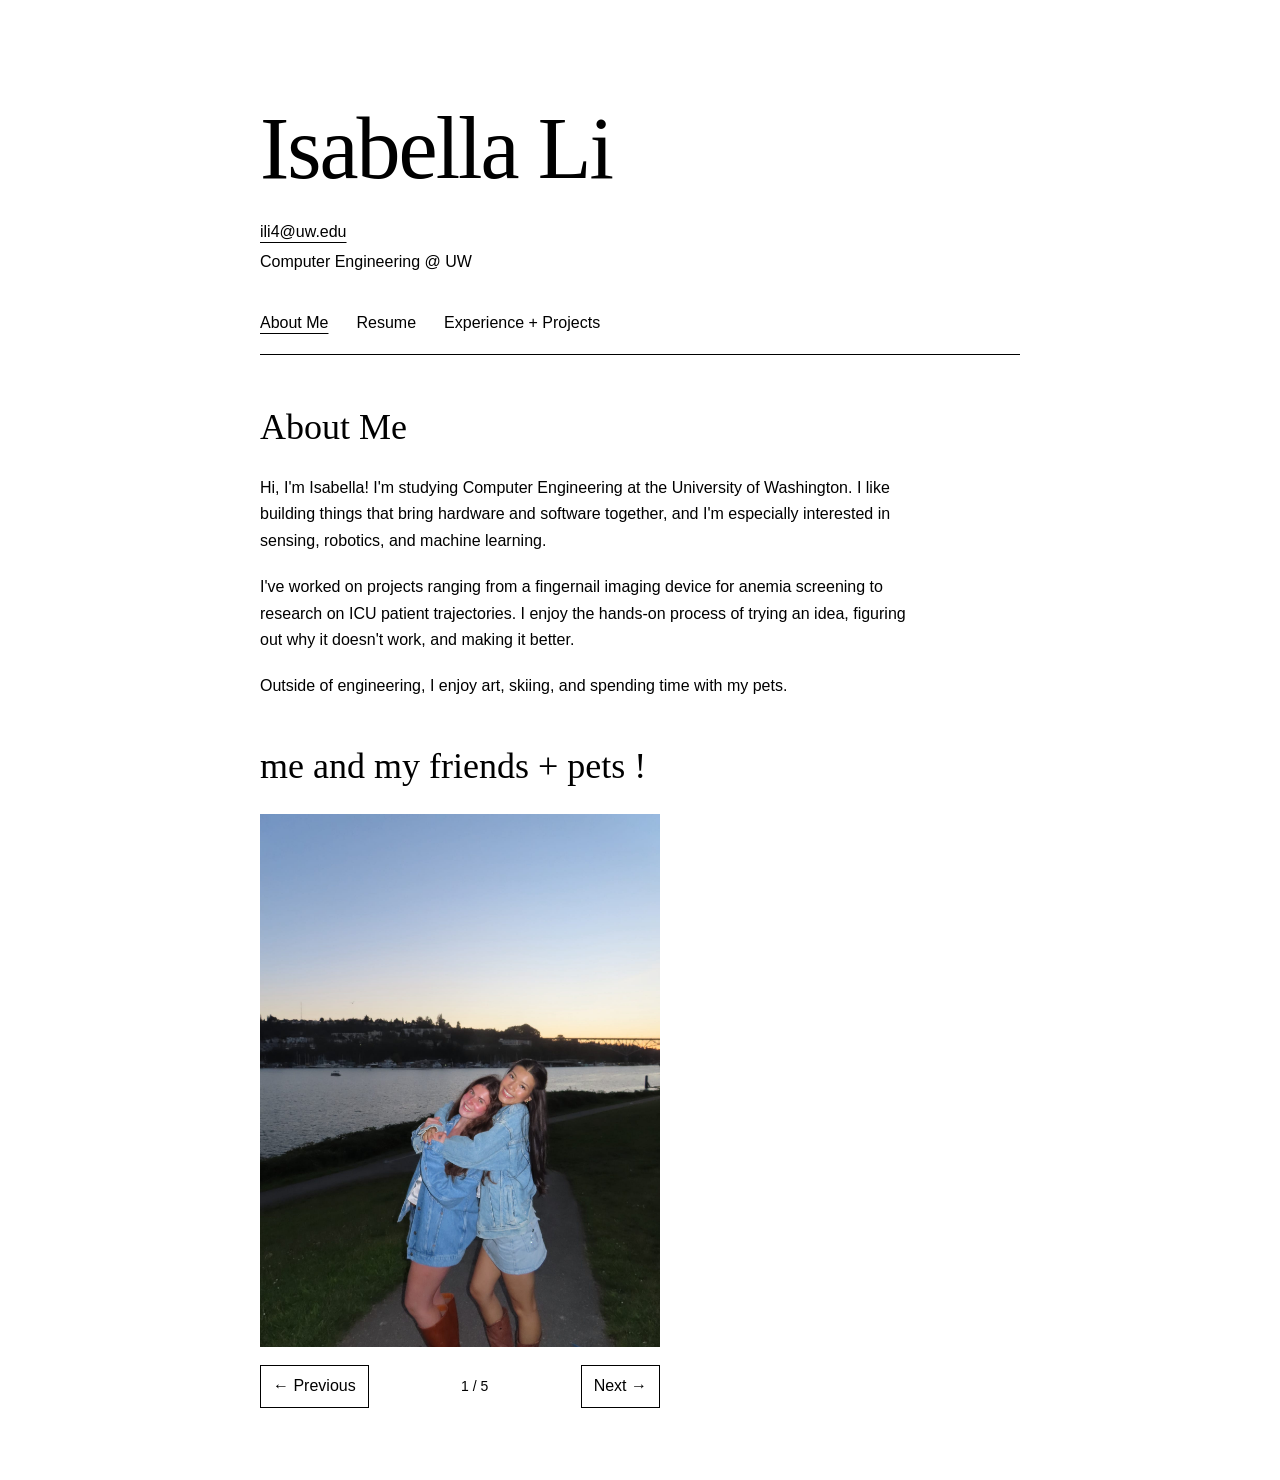
<file: index.html>
<!doctype html>
<html lang="en"><head><meta charset="utf-8"><meta name="viewport" content="width=device-width, initial-scale=1"><title>About Me — Isabella Li</title><meta name="description" content="Isabella Li, Computer Engineering at the University of Washington. Experience, projects, resume, and a little about me."><link rel="stylesheet" href="styles.css"><link rel="icon" href="data:image/svg+xml,%3Csvg xmlns='http://www.w3.org/2000/svg' viewBox='0 0 32 32'%3E%3Crect width='32' height='32' fill='white'/%3E%3Ctext x='5' y='25' font-family='Times New Roman' font-size='25'%3EIL%3C/text%3E%3C/svg%3E"></head>
<body><a class="skip" href="#main">Skip to content</a><div class="wrap"><header><h1><a href="index.html">Isabella Li</a></h1><p><a href="mailto:ili4@uw.edu">ili4@uw.edu</a></p><p>Computer Engineering @ UW</p></header><nav aria-label="Main navigation"><a href="index.html" aria-current="page">About Me</a><a href="resume.html">Resume</a><a href="experience.html">Experience + Projects</a></nav><main id="main"><h2>About Me</h2><p>Hi, I'm Isabella! I'm studying Computer Engineering at the University of Washington. I like building things that bring hardware and software together, and I'm especially interested in sensing, robotics, and machine learning.</p><p>I've worked on projects ranging from a fingernail imaging device for anemia screening to research on ICU patient trajectories. I enjoy the hands-on process of trying an idea, figuring out why it doesn't work, and making it better.</p><p>Outside of engineering, I enjoy art, skiing, and spending time with my pets.</p><section class="group" aria-labelledby="gallery-title"><h2 id="gallery-title">me and my friends + pets !</h2><div id="photo-gallery" role="region" aria-roledescription="carousel" aria-label="Friends and pets" tabindex="0"><figure><img id="gallery-photo" src="photo-1.png" alt="Two friends hugging by the water at sunset." ></figure><div class="controls gallery-controls"><button data-prev aria-label="Previous photo">← Previous</button><output aria-live="polite">1 / 5</output><button data-next aria-label="Next photo">Next →</button></div></div></section></main></div><script src="gallery.js"></script></body></html>
</file>
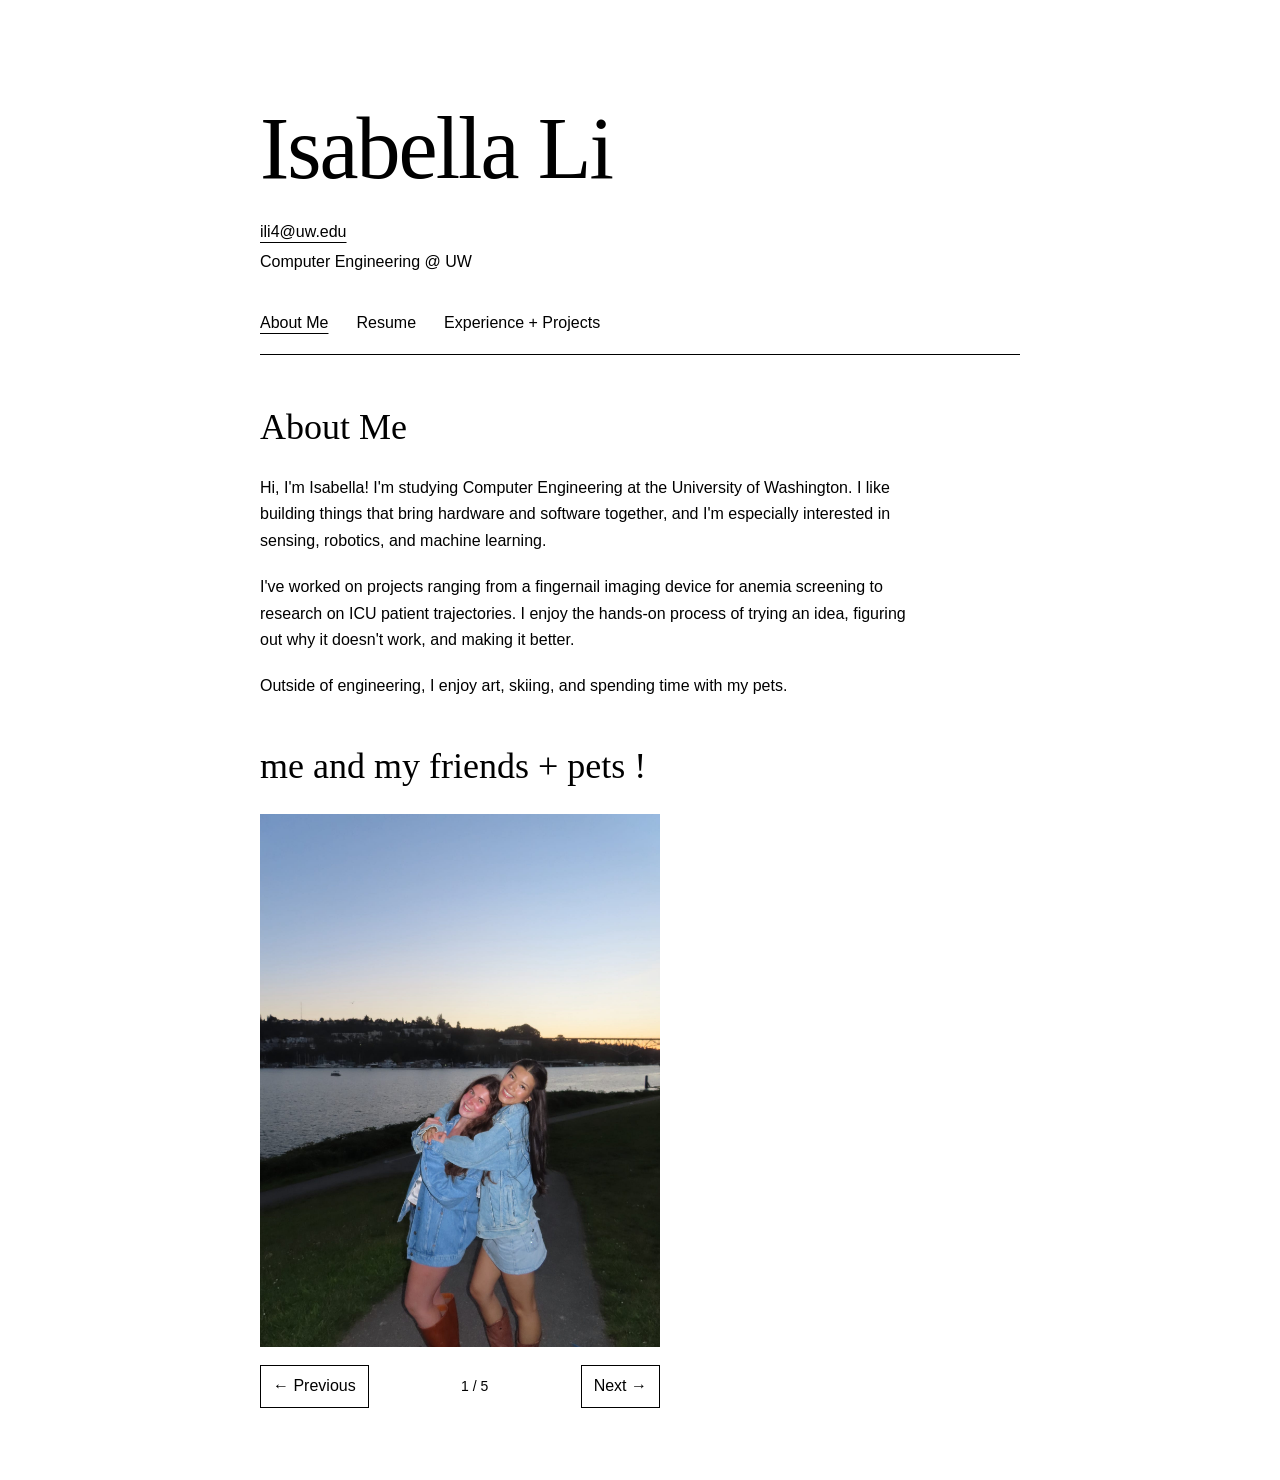
<file: about.html>
<!doctype html>
<html lang="en"><head><meta charset="utf-8"><meta name="viewport" content="width=device-width, initial-scale=1"><link rel="canonical" href="https://izzyl234.github.io/"><title>About Me — Isabella Li</title><meta name="description" content="Isabella Li, Computer Engineering at the University of Washington. Experience, projects, resume, and a little about me."><link rel="stylesheet" href="styles.css"><link rel="icon" href="data:image/svg+xml,%3Csvg xmlns='http://www.w3.org/2000/svg' viewBox='0 0 32 32'%3E%3Crect width='32' height='32' fill='white'/%3E%3Ctext x='5' y='25' font-family='Times New Roman' font-size='25'%3EIL%3C/text%3E%3C/svg%3E"></head>
<body><a class="skip" href="#main">Skip to content</a><div class="wrap"><header><h1><a href="index.html">Isabella Li</a></h1><p><a href="mailto:ili4@uw.edu">ili4@uw.edu</a></p><p>Computer Engineering @ UW</p></header><nav aria-label="Main navigation"><a href="index.html" aria-current="page">About Me</a><a href="resume.html">Resume</a><a href="experience.html">Experience + Projects</a></nav><main id="main"><h2>About Me</h2><p>Hi, I'm Isabella! I'm studying Computer Engineering at the University of Washington. I like building things that bring hardware and software together, and I'm especially interested in sensing, robotics, and machine learning.</p><p>I've worked on projects ranging from a fingernail imaging device for anemia screening to research on ICU patient trajectories. I enjoy the hands-on process of trying an idea, figuring out why it doesn't work, and making it better.</p><p>Outside of engineering, I enjoy art, skiing, and spending time with my pets.</p><section class="group" aria-labelledby="gallery-title"><h2 id="gallery-title">me and my friends + pets !</h2><div id="photo-gallery" role="region" aria-roledescription="carousel" aria-label="Friends and pets" tabindex="0"><figure><img id="gallery-photo" src="photo-1.png" alt="Two friends hugging by the water at sunset." ></figure><div class="controls gallery-controls"><button data-prev aria-label="Previous photo">← Previous</button><output aria-live="polite">1 / 5</output><button data-next aria-label="Next photo">Next →</button></div></div></section></main></div><script src="gallery.js"></script></body></html>
</file>
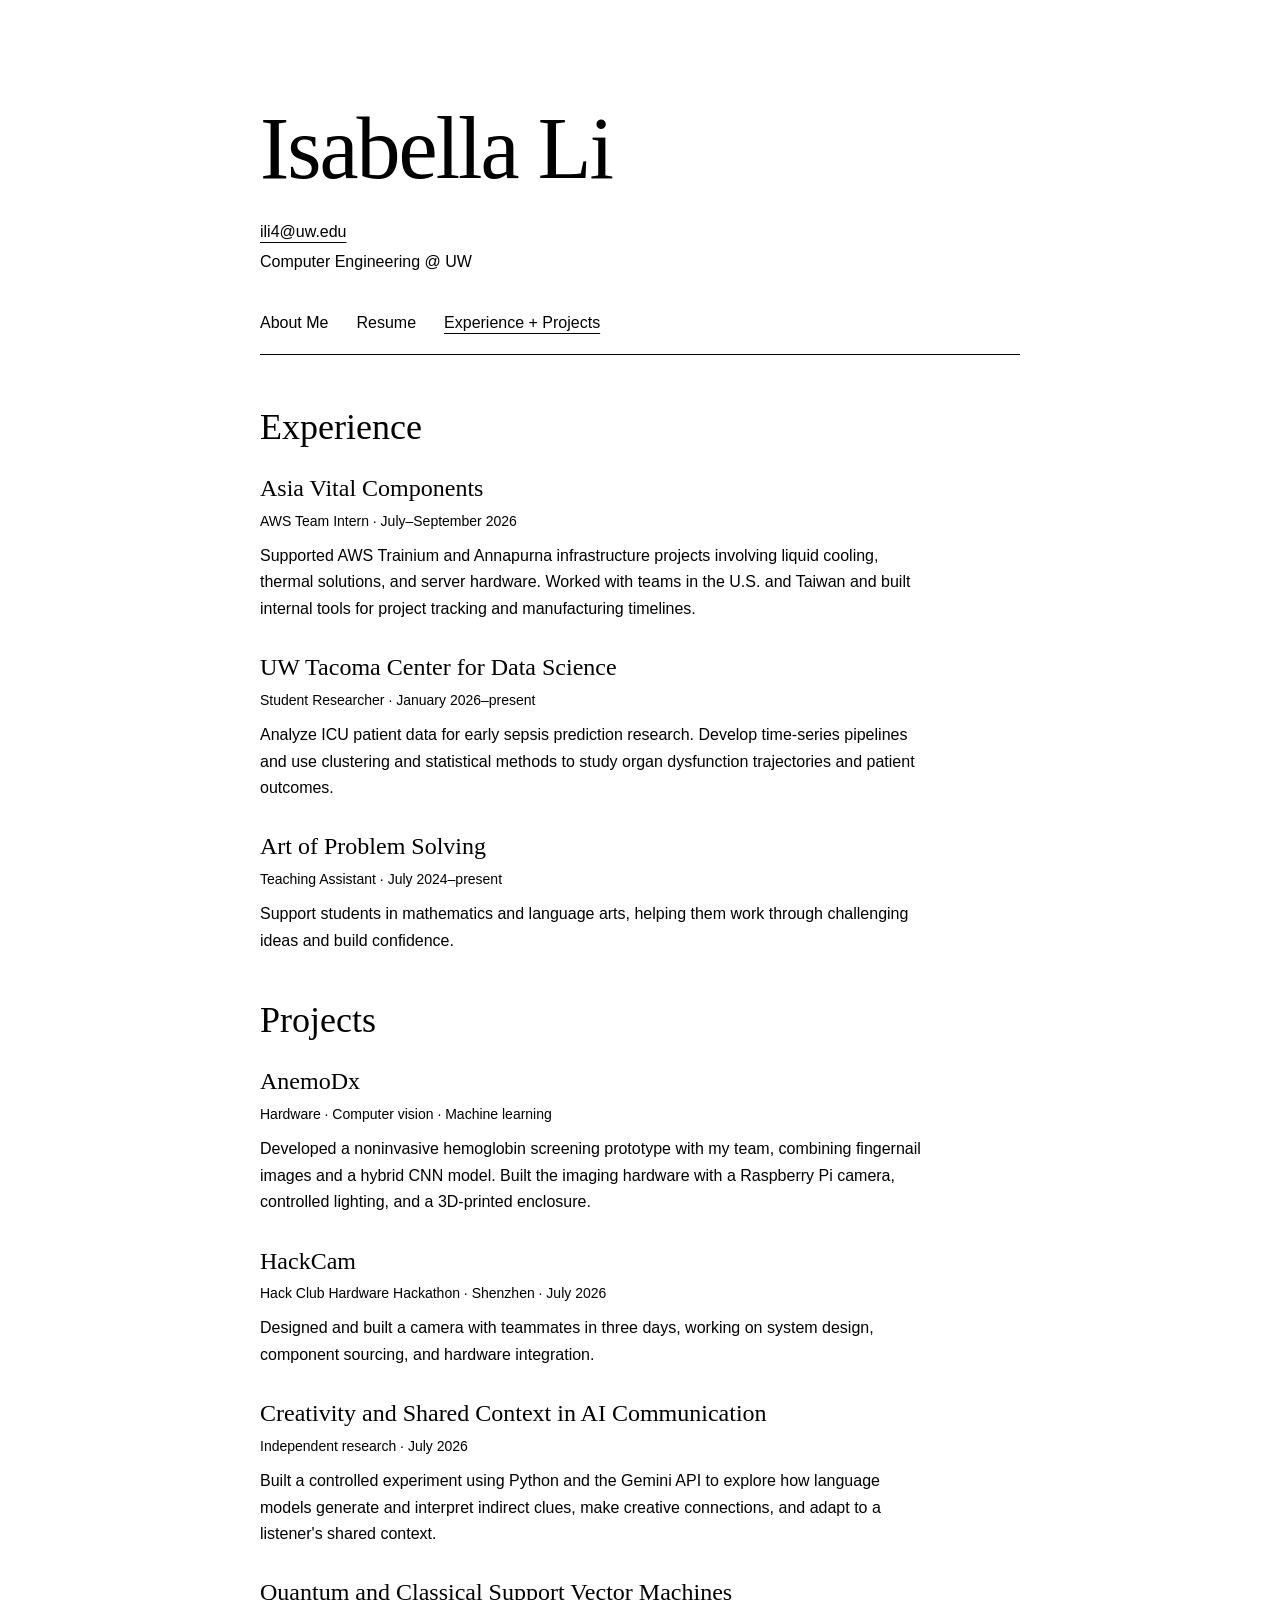
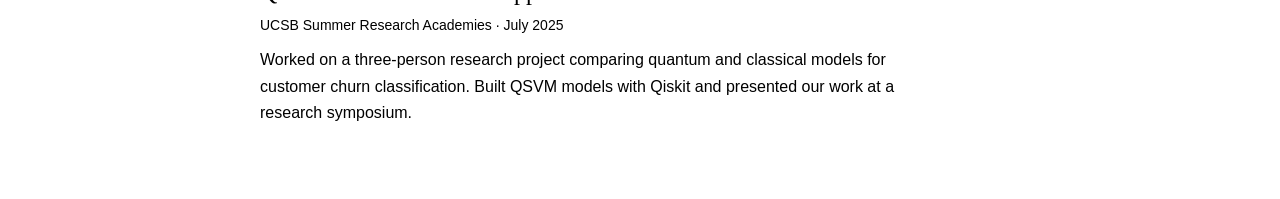
<file: experience.html>
<!doctype html>
<html lang="en"><head><meta charset="utf-8"><meta name="viewport" content="width=device-width, initial-scale=1"><title>Experience + Projects — Isabella Li</title><meta name="description" content="Isabella Li, Computer Engineering at the University of Washington. Experience, projects, resume, and a little about me."><link rel="stylesheet" href="styles.css"><link rel="icon" href="data:image/svg+xml,%3Csvg xmlns='http://www.w3.org/2000/svg' viewBox='0 0 32 32'%3E%3Crect width='32' height='32' fill='white'/%3E%3Ctext x='5' y='25' font-family='Times New Roman' font-size='25'%3EIL%3C/text%3E%3C/svg%3E"></head>
<body><a class="skip" href="#main">Skip to content</a><div class="wrap"><header><h1><a href="index.html">Isabella Li</a></h1><p><a href="mailto:ili4@uw.edu">ili4@uw.edu</a></p><p>Computer Engineering @ UW</p></header><nav aria-label="Main navigation"><a href="index.html">About Me</a><a href="resume.html">Resume</a><a href="experience.html" aria-current="page">Experience + Projects</a></nav><main id="main"><h2>Experience</h2>
<article><h3>Asia Vital Components</h3><p class="meta">AWS Team Intern · July–September 2026</p><p>Supported AWS Trainium and Annapurna infrastructure projects involving liquid cooling, thermal solutions, and server hardware. Worked with teams in the U.S. and Taiwan and built internal tools for project tracking and manufacturing timelines.</p></article>
<article><h3>UW Tacoma Center for Data Science</h3><p class="meta">Student Researcher · January 2026–present</p><p>Analyze ICU patient data for early sepsis prediction research. Develop time-series pipelines and use clustering and statistical methods to study organ dysfunction trajectories and patient outcomes.</p></article>
<article><h3>Art of Problem Solving</h3><p class="meta">Teaching Assistant · July 2024–present</p><p>Support students in mathematics and language arts, helping them work through challenging ideas and build confidence.</p></article>
<h2 class="group">Projects</h2>
<article><h3>AnemoDx</h3><p class="meta">Hardware · Computer vision · Machine learning</p><p>Developed a noninvasive hemoglobin screening prototype with my team, combining fingernail images and a hybrid CNN model. Built the imaging hardware with a Raspberry Pi camera, controlled lighting, and a 3D-printed enclosure.</p></article>
<article><h3>HackCam</h3><p class="meta">Hack Club Hardware Hackathon · Shenzhen · July 2026</p><p>Designed and built a camera with teammates in three days, working on system design, component sourcing, and hardware integration.</p></article>
<article><h3>Creativity and Shared Context in AI Communication</h3><p class="meta">Independent research · July 2026</p><p>Built a controlled experiment using Python and the Gemini API to explore how language models generate and interpret indirect clues, make creative connections, and adapt to a listener's shared context.</p></article>
<article><h3>Quantum and Classical Support Vector Machines</h3><p class="meta">UCSB Summer Research Academies · July 2025</p><p>Worked on a three-person research project comparing quantum and classical models for customer churn classification. Built QSVM models with Qiskit and presented our work at a research symposium.</p></article></main></div></body></html>
</file>
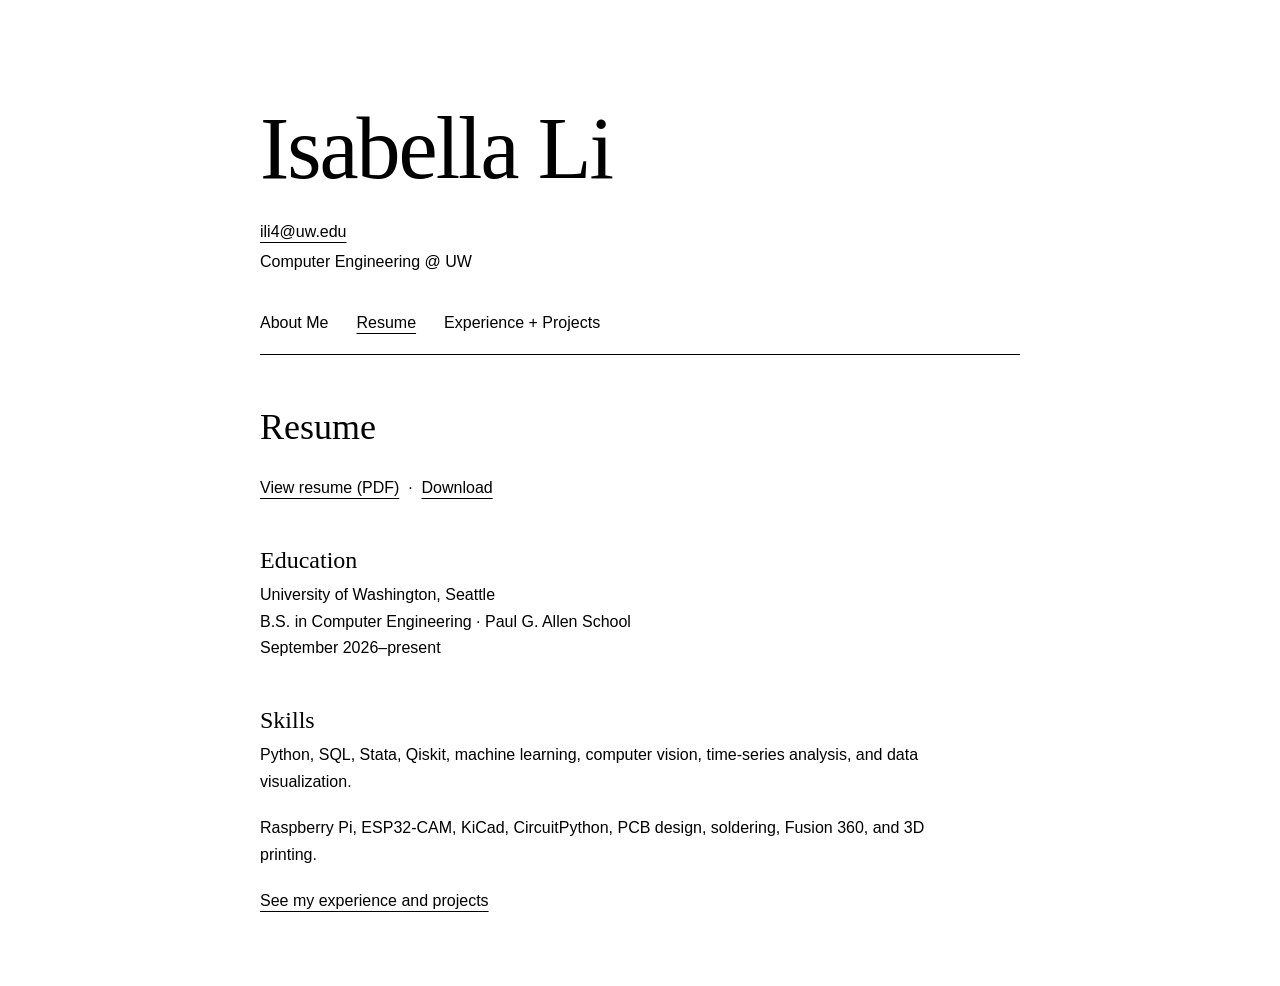
<file: resume.html>
<!doctype html>
<html lang="en"><head><meta charset="utf-8"><meta name="viewport" content="width=device-width, initial-scale=1"><title>Resume — Isabella Li</title><meta name="description" content="Isabella Li, Computer Engineering at the University of Washington. Experience, projects, resume, and a little about me."><link rel="stylesheet" href="styles.css"><link rel="icon" href="data:image/svg+xml,%3Csvg xmlns='http://www.w3.org/2000/svg' viewBox='0 0 32 32'%3E%3Crect width='32' height='32' fill='white'/%3E%3Ctext x='5' y='25' font-family='Times New Roman' font-size='25'%3EIL%3C/text%3E%3C/svg%3E"></head>
<body><a class="skip" href="#main">Skip to content</a><div class="wrap"><header><h1><a href="index.html">Isabella Li</a></h1><p><a href="mailto:ili4@uw.edu">ili4@uw.edu</a></p><p>Computer Engineering @ UW</p></header><nav aria-label="Main navigation"><a href="index.html">About Me</a><a href="resume.html" aria-current="page">Resume</a><a href="experience.html">Experience + Projects</a></nav><main id="main"><h2>Resume</h2><p><a href="resume.pdf">View resume (PDF)</a> &nbsp;·&nbsp; <a href="resume.pdf" download="Isabella-Li-Resume.pdf">Download</a></p><h3 class="group">Education</h3><p>University of Washington, Seattle<br>B.S. in Computer Engineering · Paul G. Allen School<br>September 2026–present</p><h3 class="group">Skills</h3><p>Python, SQL, Stata, Qiskit, machine learning, computer vision, time-series analysis, and data visualization.</p><p>Raspberry Pi, ESP32-CAM, KiCad, CircuitPython, PCB design, soldering, Fusion 360, and 3D printing.</p><p><a href="experience.html">See my experience and projects</a></p></main></div></body></html>
</file>
<file: styles.css>
* { box-sizing: border-box; }
html { color-scheme: light; }
body { margin: 0; background: #fff; color: #000; font: 16px/1.65 Arial, sans-serif; }
.wrap { width: min(760px, calc(100% - 48px)); margin: 100px auto 72px; }
h1,h2,h3 { font-family: "Times New Roman", Times, serif; font-weight: 400; line-height: 1.12; }
h1 { font-size: clamp(3.5rem, 10vw, 5.5rem); margin: 0 0 20px; letter-spacing: -2px; }
h1 a { text-decoration: none; }
h2 { font-size: 2.25rem; margin: 0 0 28px; }
h3 { font-size: 1.5rem; margin: 0 0 8px; }
a { color: inherit; text-underline-offset: 5px; }
a:hover { text-decoration-thickness: 2px; }
a:focus-visible { outline: 2px solid #000; outline-offset: 6px; }
header p { margin: 4px 0; }
nav { display: flex; flex-wrap: wrap; gap: 12px 28px; margin: 35px 0 52px; padding-bottom: 17px; border-bottom: 1px solid #000; }
nav a { text-decoration: none; }
nav a[aria-current="page"] { text-decoration: underline; }
main p { max-width: 670px; margin: 0 0 20px; }
article { margin: 0 0 32px; }
.meta { font-size: 14px; margin: 0 0 10px; }
.group { margin-top: 46px; }
ul { padding-left: 21px; }
button { font: inherit; color: #000; background: #fff; border: 1px solid #000; border-radius: 0; padding: 7px 12px; }
button { cursor: pointer; }
button:hover { color: #fff; background: #000; }
button:focus-visible { outline: 2px solid #000; outline-offset: 4px; }
.controls { display:flex; flex-wrap:wrap; gap:10px; align-items:center; margin-bottom:20px; }
.skip { position: absolute; left: -9999px; }
.skip:focus { left: 24px; top: 20px; }
@media (max-width: 520px) { .wrap { margin-top: 54px; } nav { gap: 12px 20px; margin-bottom: 36px; } h1 { letter-spacing: -1px; } }
@media print { .wrap { width: 100%; margin: 0; } nav,.skip,.download { display: none; } }
#photo-gallery figure { margin:0; }
#photo-gallery { width:400px; max-width:100%; }
#gallery-photo { display:block; width:100%; height:auto; margin:0 auto; background:#fff; touch-action:pan-y; }
.gallery-controls { justify-content:space-between; margin-top:18px; }
.gallery-controls output { font-size:14px; font-variant-numeric:tabular-nums; }
#photo-gallery:focus-visible { outline:2px solid #000; outline-offset:8px; }
</file>
